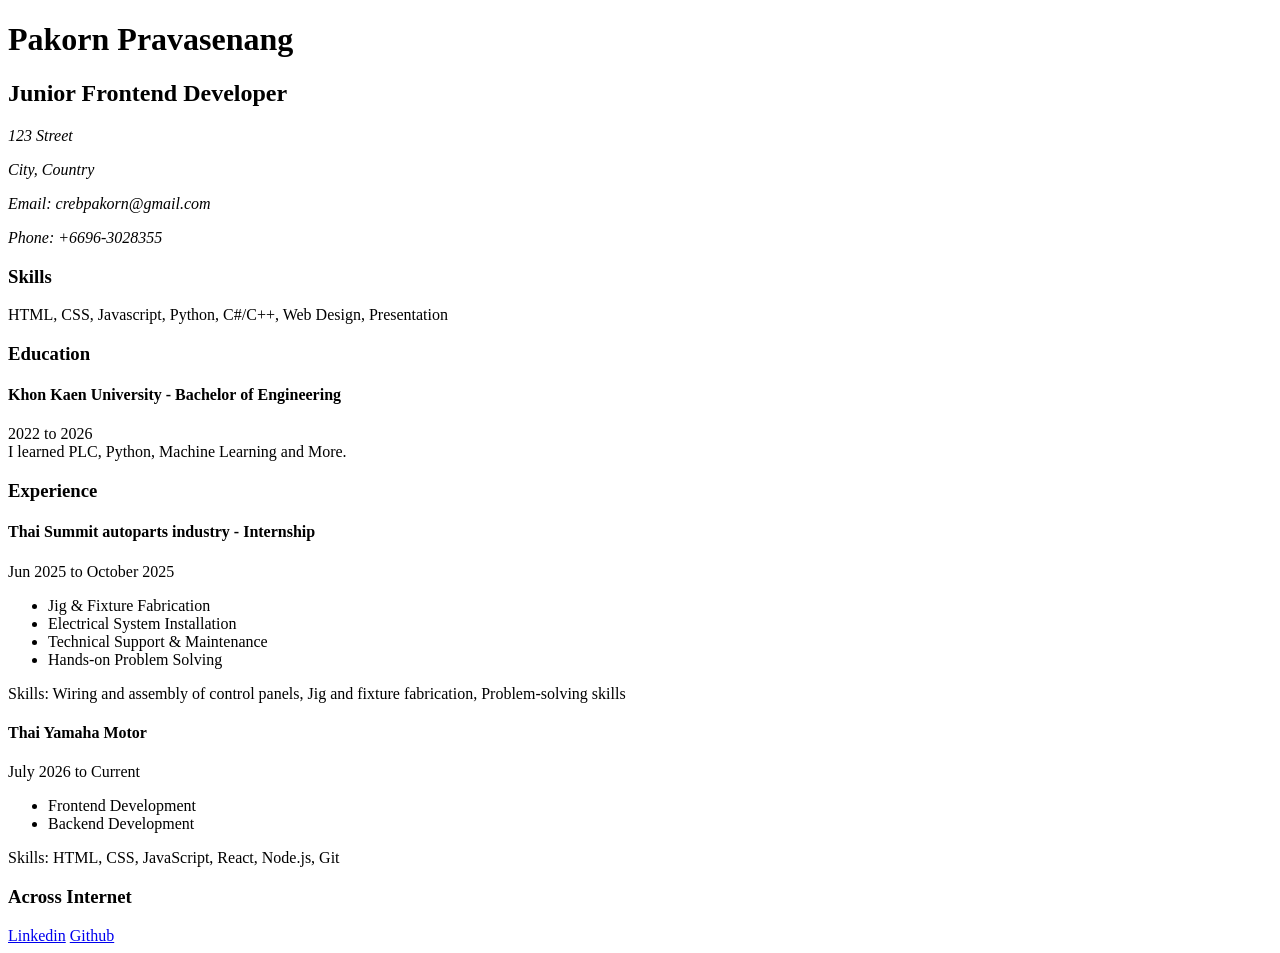
<file: 01-single-page-cv/index.html>
<!DOCTYPE html>
<html lang="en">
<head>
    <meta charset="UTF-8">
    <meta name="viewport" content="width=device-width, initial-scale=1.0">
    <title>Single-Page CV</title>
</head>
<body>
    <header>
        <h1>Pakorn Pravasenang</h1>
        <h2>Junior Frontend Developer</h2>
        <div class="contact-info">
            <address>
                <p>123 Street
                <br>
                <p>City, Country</p>
                <p>Email: crebpakorn@gmail.com</p>
                <p>Phone: +6696-3028355
                </p>
            </address>
        </div>
    </header>

    <main>
        <section class="skills">
            <h3 class="section-title">Skills</h3>
            <p>HTML, CSS, Javascript, Python, C#/C++, Web Design, Presentation</p>
        </section>
        <section class="education">
            <h3 class="section-title">Education</h3>
            <h4>Khon Kaen University - Bachelor of Engineering</h4>
            <p>2022 to 2026 <br>
               I learned PLC, Python, Machine Learning and More.
            </p>
        </section>
        <section class="experience">
            <h3 class="section-title">Experience</h3>
            <article>
                <h4>Thai Summit autoparts industry - Internship</h4>
                <p>
                    Jun 2025 to October 2025
                </p>
                <ul>
                    <li>Jig & Fixture Fabrication</li>
                    <li>Electrical System Installation</li>
                    <li>Technical Support & Maintenance</li>
                    <li>Hands-on Problem Solving</li>
                </ul>
                <p>Skills: Wiring and assembly of control panels, Jig and fixture fabrication, Problem-solving skills</p>
            </article>
            <article>
                <h4>Thai Yamaha Motor</h4>
                <p>
                    July 2026 to Current
                </p>
                <ul>
                    <li>Frontend Development</li>
                    <li>Backend Development</li>
                </ul>
                <p>Skills: HTML, CSS, JavaScript, React, Node.js, Git</p>
            </article>
        </section>
    </main>
    <footer>
        <h3>Across Internet</h3>
        <a href="https://www.linkedin.com/in/pakorn-pravasenang-b0b909409/">Linkedin</a>
        <a href="https://github.com/crebpakorn">Github</a>
    </footer>
</body>
</html>
</file>
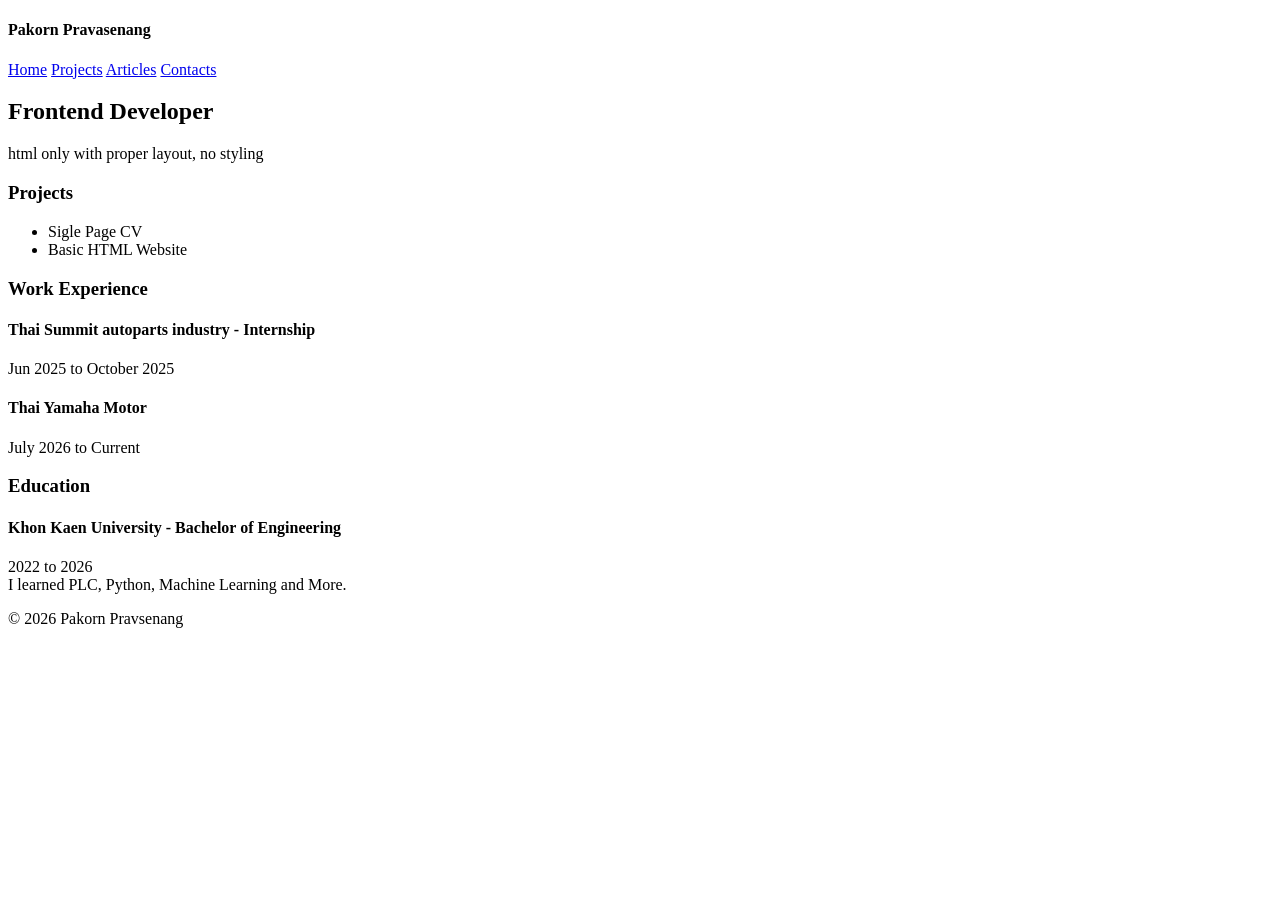
<file: 02-basic-html-website/index.html>
<!doctype html>
<html lang="en">
  <head>
    <meta charset="UTF-8" />
    <meta name="viewport" content="width=device-width, initial-scale=1.0" />

    <title>Home</title>
    <meta
      name="keywords"
      content="frontend developer, web developer, portfolio, front-end, html"
    />
    <meta name="description" content="My personal HTML website" />
  </head>
  <body>
    <header>
      <!-- Navigation -->
      <nav>
        <h4>Pakorn Pravasenang</h4>
        <a href="index.html">Home</a>
        <a href="projects.html">Projects</a>
        <a href="articles.html">Articles</a>
        <a href="contact.html">Contacts</a>
      </nav>
    </header>

    <main>
      <section class="header">
        <h1>Frontend Developer</h1>
        <p>html only with proper layout, no styling</p>
      </section>
      <section class="info">
        <article class="projects">
          <h3>Projects</h3>
          <ul>
            <li>Sigle Page CV</li>
            <li>Basic HTML Website</li>
          </ul>
        </article>
        <article class="work-experience">
          <h3>Work Experience</h3>
          <article>
            <h4>Thai Summit autoparts industry - Internship</h4>
            <p>Jun 2025 to October 2025</p>
          </article>
          <article>
            <h4>Thai Yamaha Motor</h4>
            <p>July 2026 to Current</p>
          </article>
        </article>
        <article class="education">
          <h3 class="section-title">Education</h3>
          <h4>Khon Kaen University - Bachelor of Engineering</h4>
          <p>
            2022 to 2026 <br />
            I learned PLC, Python, Machine Learning and More.
          </p>
        </article>
      </section>
    </main>

    <footer>
      <p>&copy; 2026 Pakorn Pravsenang</p>
    </footer>
  </body>
</html>
</file>
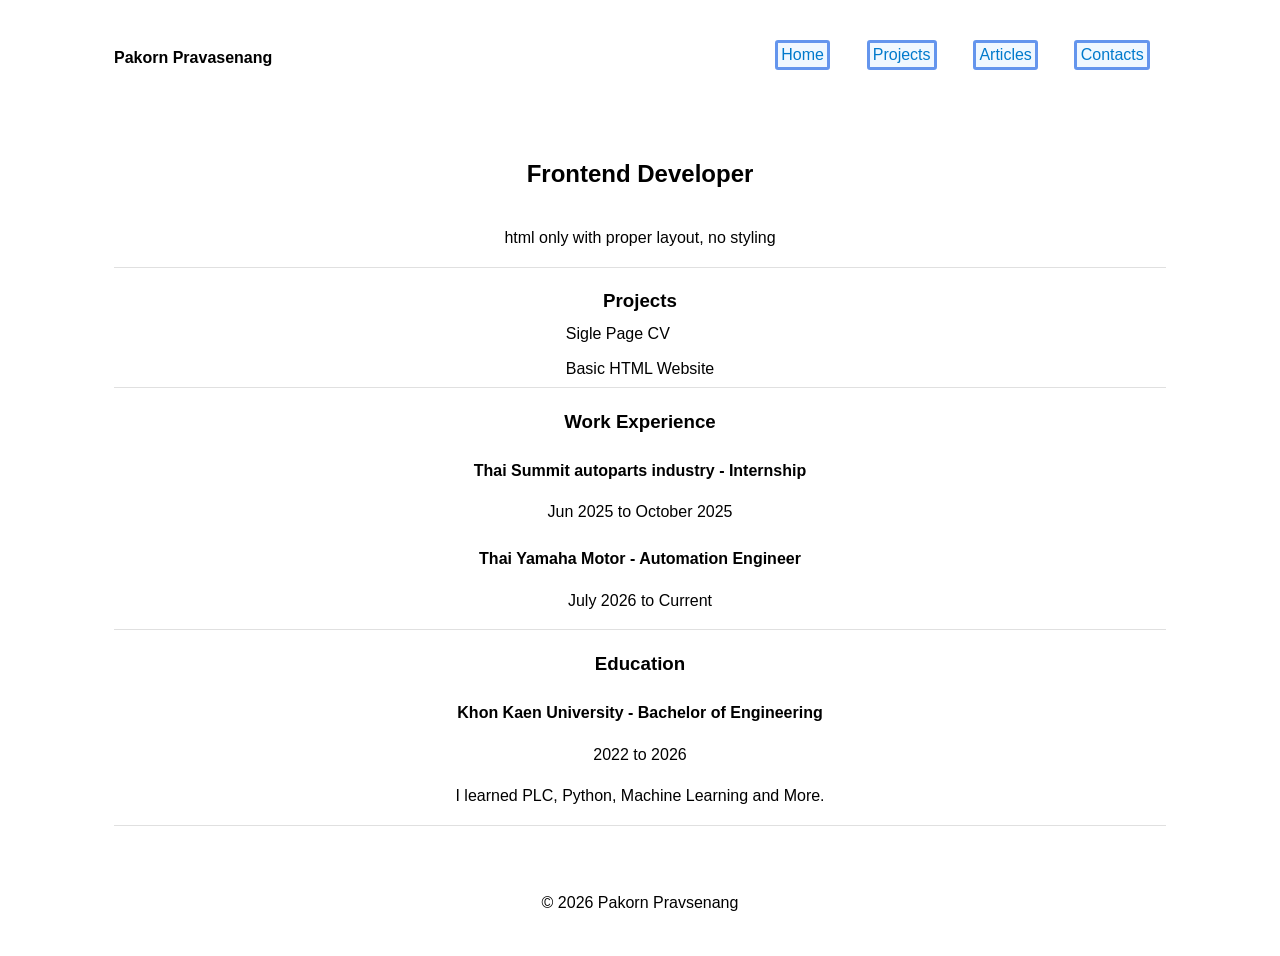
<file: 03-personal-portfolio/index.html>
<!doctype html>
<html lang="en">
  <head>
    <meta charset="UTF-8" />
    <meta name="viewport" content="width=device-width, initial-scale=1.0" />

    <title>Home</title>
    <meta
      name="keywords"
      content="frontend developer, web developer, portfolio, front-end, html"
    />
    <meta name="description" content="My personal HTML website" />

    <link rel="stylesheet" href="./style.css" />
  </head>
  <body>
    <header>
      <!-- Navigation -->
      <nav>
        <h4 class="nav-title">Pakorn Pravasenang</h4>
        <div class="nav-container">
          <a href="index.html">Home</a>
          <a href="projects.html">Projects</a>
          <a href="articles.html">Articles</a>
          <a href="contact.html">Contacts</a>
        </div>
      </nav>
    </header>

    <main>
      <section class="header">
        <h1>Frontend Developer</h1>
        <span>html only with proper layout, no styling</span>
      </section>
      <section class="info">
        <article class="projects">
          <h3 class="projects-title">Projects</h3>
          <ul>
            <li>Sigle Page CV</li>
            <li>Basic HTML Website</li>
          </ul>
        </article>
        <article class="work-experience">
          <h3>Work Experience</h3>
          <article>
            <h4>Thai Summit autoparts industry - Internship</h4>
            <p>Jun 2025 to October 2025</p>
          </article>
          <article>
            <h4>Thai Yamaha Motor - Automation Engineer</h4>
            <p>July 2026 to Current</p>
          </article>
        </article>
        <article class="education">
          <h3 class="section-title">Education</h3>
          <h4>Khon Kaen University - Bachelor of Engineering</h4>
          <p>2022 to 2026</p>
          <p>I learned PLC, Python, Machine Learning and More.</p>
        </article>
      </section>
    </main>

    <footer>
      <p>&copy; 2026 Pakorn Pravsenang</p>
    </footer>
  </body>
</html>
</file>
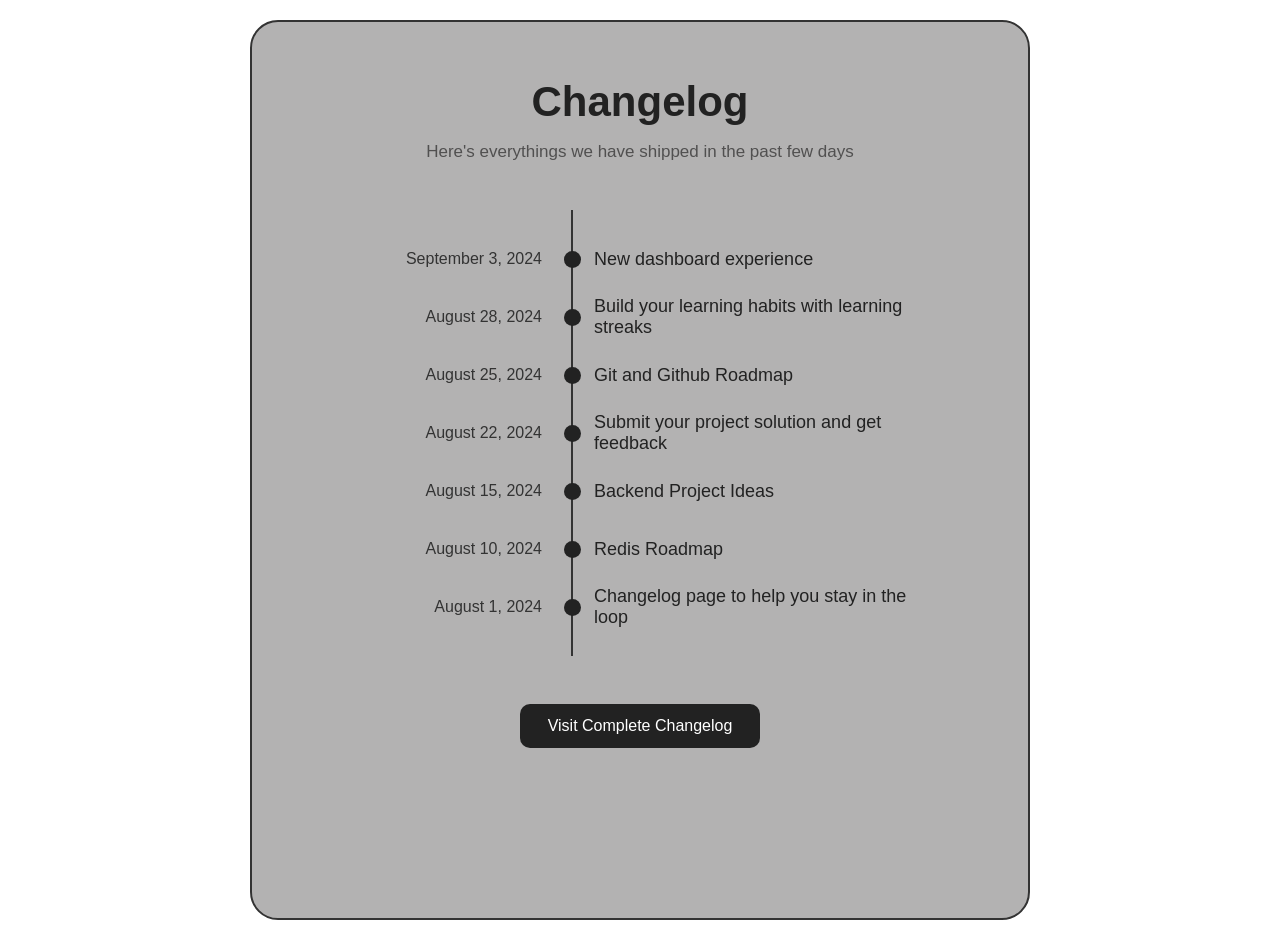
<file: 04-changelog-component/index.html>
<!doctype html>
<html lang="en">
  <head>
    <meta charset="UTF-8" />
    <meta name="viewport" content="width=device-width, initial-scale=1.0" />
    <link rel="stylesheet" href="./style.css" />
    <title>Changelog Component</title>
  </head>
  <body>
    <main class="changelog">
      <header class="changelog-header">
        <h1>Changelog</h1>
        <p>Here's everythings we have shipped in the past few days</p>
      </header>

      <section class="timeline">
        <article class="timeline-item">
          <time datetime="2024-09-03">September 3, 2024</time>
          <div class="timeline-content">
            <h2>New dashboard experience</h2>
          </div>
        </article>

        <article class="timeline-item">
          <time datetime="2024-08-28">August 28, 2024</time>
          <div class="timeline-content">
            <h2>Build your learning habits with learning streaks</h2>
          </div>
        </article>

        <article class="timeline-item">
          <time datetime="2024-08-25">August 25, 2024</time>
          <div class="timeline-content">
            <h2>Git and Github Roadmap</h2>
          </div>
        </article>

        <article class="timeline-item">
          <time datetime="2024-08-22">August 22, 2024</time>
          <div class="timeline-content">
            <h2>Submit your project solution and get feedback</h2>
          </div>
        </article>

        <article class="timeline-item">
          <time datetime="2024-08-15">August 15, 2024</time>
          <div class="timeline-content">
            <h2>Backend Project Ideas</h2>
          </div>
        </article>

        <article class="timeline-item">
          <time datetime="2024-08-10">August 10, 2024</time>
          <div class="timeline-content">
            <h2>Redis Roadmap</h2>
          </div>
        </article>

        <article class="timeline-item">
          <time datetime="2024-08-1">August 1, 2024</time>
          <div class="timeline-content">
            <h2>Changelog page to help you stay in the loop</h2>
          </div>
        </article>
      </section>

      <a class="button" href="#">Visit Complete Changelog</a>
    </main>
  </body>
</html>
</file>
<file: 03-personal-portfolio/style.css>
:root {
  --background-color: #fff;
  --text_color: #000;
  --accent-color: #007acc;
  --accenet-hover-color: #005bb5;
  --accent-active-color: #003f87;
  --border-color: #e0e0e0;
}

* {
  box-sizing: border-box;
}

body {
  margin: 0;
  font-family: Arial, sans-serif;
  background-color: var(--background-color);
  color: var(--text_color);
  line-height: 1.6;
  padding: 0 1rem;
}

ul {
  list-style: none;
  padding: 0;
}

h1,
h3,
h4 {
  margin-bottom: 1rem;
  text-align: center;
}

a {
  color: var(--accent-color);
  text-decoration: none;
}

a:hover {
  color: var(--accenet-hover-color);
}

a:active {
  color: var(--accent-active-color);
}

header,
main,
footer {
  max-width: 1100px;
  margin: 0 auto;
  padding: 24px;
}

footer {
  display: flex;
  justify-content: center;
}

nav {
  display: flex;
  justify-content: space-between;
  align-items: center;
}

nav a {
  margin: 1rem;
  border-radius: 0.2rem;
  border-color: cornflowerblue;
  border-style: solid;
  padding: 0.2rem;
  background-color: aliceblue;
}

.header span {
  display: flex;
  justify-content: center;
  align-items: center;
  padding: 16px 0;
  border-bottom: 1px solid var(--border-color);
}

.projects-title {
  margin-bottom: 0;
}

.projects ul {
  display: grid;
  justify-content: center;
  align-items: center;
  border-bottom: 1px solid var(--border-color);
  margin: 0;
}

li {
  margin: 0.3rem;
}

.work-experience {
  border-bottom: 1px solid var(--border-color);
}

.work-experience p {
  display: grid;
  justify-content: center;
}

.education {
  border-bottom: 1px solid var(--border-color);
}

.education p {
  display: grid;
  justify-content: center;
  align-items: center;
}

@media (max-width: 600px) {
  nav {
    flex-direction: column;
    gap: 16px;
  }

  nav a {
    margin: 0.2rem;
  }
}
</file>
<file: 04-changelog-component/style.css>
* {
  box-sizing: border-box;
}

body {
  margin: 0;
  font-family: Arial, sans-serif;
  background-color: #fff;
  color: #222;
}

.changelog {
  max-width: 780px;
  min-height: 900px;
  margin: 20px auto;
  padding: 56px 48px 40px;
  border: 2px solid #333;
  border-radius: 28px;
  background-color: #b3b2b2;
}

.changelog-header {
  text-align: center;
  margin-bottom: 48px;
}
.changelog-header h1 {
  margin: 0 0 16px;
  font-size: 42px;
}
.changelog-header p {
  margin: 0;
  color: #515050;
  font-size: 17px;
}

.timeline {
  position: relative;
  padding: 20px 0;
  transform: translateX(-10%);
}

.timeline::before {
  content: "";
  position: absolute;
  top: 0;
  bottom: 0;
  left: 50%;
  width: 2px;
  background-color: #333;
  transform: translateX(-50%);
}

.timeline-item {
  display: grid;
  grid-template-columns: 1fr 20px 1fr;
  align-items: center;
  min-height: 58px;
}

.timeline-item time {
  grid-column: 1;
  padding-right: 20px;
  color: #333;
  text-align: right;
}

.timeline-content {
  grid-column: 3;
  padding-left: 12px;
}
.timeline-content h2 {
  margin: 0;
  font-size: 18px;
  font-weight: 400;
}

.timeline-item::before {
  content: "";
  grid-column: 2;
  grid-row: 1;
  justify-self: center;
  width: 17px;
  height: 17px;
  background: #222;
  border-radius: 50%;
  z-index: 1;
}

.button {
  display: block;
  width: fit-content;
  margin: 48px auto 0;
  padding: 13px 28px;
  color: #fff;
  background: #222;
  border-radius: 10px;
  text-decoration: none;
}
</file>
